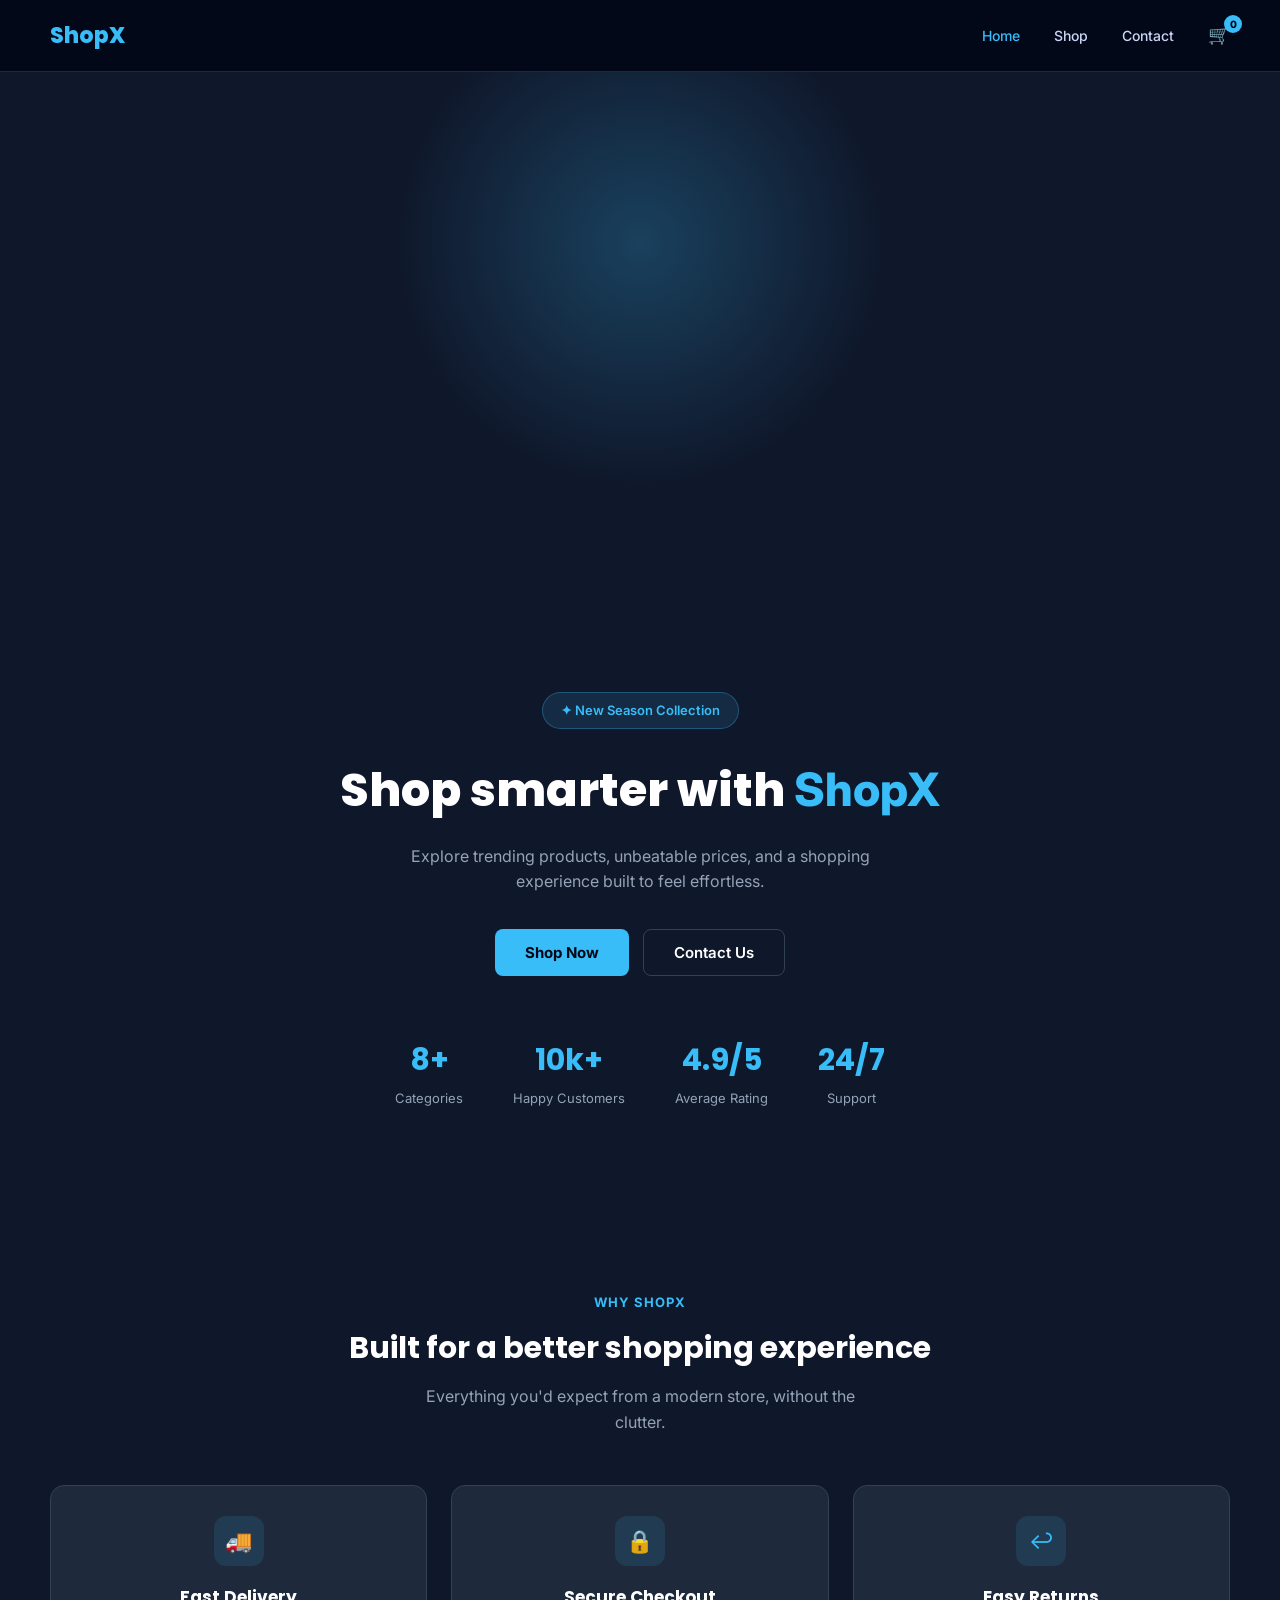
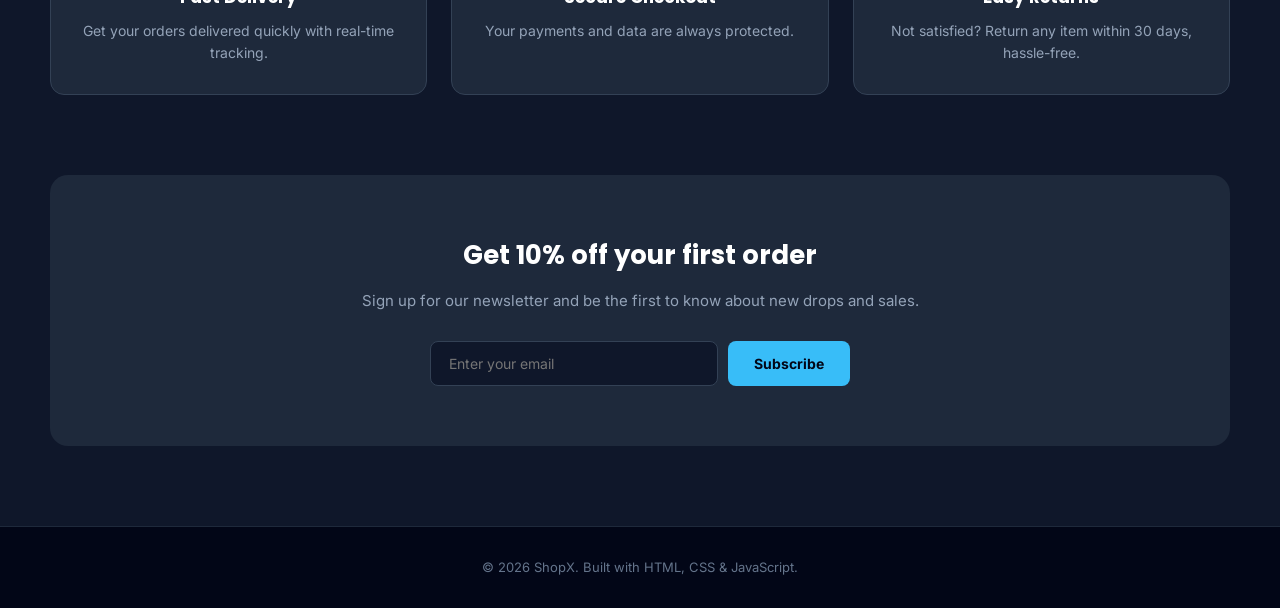
<file: index.html>
<!DOCTYPE html>
<html lang="en">
<head>
<meta charset="UTF-8">
<meta name="viewport" content="width=device-width, initial-scale=1.0">
<title>ShopX — Home</title>

<link rel="preconnect" href="https://fonts.googleapis.com">
<link href="https://fonts.googleapis.com/css2?family=Poppins:wght@600;700;800&family=Inter:wght@400;500;600&display=swap" rel="stylesheet">
<link rel="stylesheet" href="style.css">
</head>
<body>

<nav class="navbar">
  <div class="nav-inner">
    <div class="nav-logo">ShopX</div>
    <ul class="nav-menu">
      <li><a class="nav-link active" href="index.html">Home</a></li>
      <li><a class="nav-link" href="shop.html">Shop</a></li>
      <li><a class="nav-link" href="contact.html">Contact</a></li>
      <li><a class="nav-cart" href="shop.html">🛒<span class="cart-badge" id="cart-count">0</span></a></li>
    </ul>
  </div>
</nav>

<section class="hero-section">
  <div class="hero-glow"></div>
  <span class="hero-badge">✦ New Season Collection</span>
  <h1 class="hero-title">Shop smarter with <span>ShopX</span></h1>
  <p class="hero-text">Explore trending products, unbeatable prices, and a shopping experience built to feel effortless.</p>
  <div class="btn-row">
    <a href="shop.html"><button class="hero-btn">Shop Now</button></a>
    <a href="contact.html"><button class="hero-btn-outline">Contact Us</button></a>
  </div>

  <div class="stats-row">
    <div class="stat"><h3>8+</h3><p>Categories</p></div>
    <div class="stat"><h3>10k+</h3><p>Happy Customers</p></div>
    <div class="stat"><h3>4.9/5</h3><p>Average Rating</p></div>
    <div class="stat"><h3>24/7</h3><p>Support</p></div>
  </div>
</section>

<section class="features-section">
  <div class="section-title">
    <span>Why ShopX</span>
    <h2>Built for a better shopping experience</h2>
    <p>Everything you'd expect from a modern store, without the clutter.</p>
  </div>

  <div class="features-grid">
    <div class="feature-card">
      <div class="feature-icon">🚚</div>
      <h3>Fast Delivery</h3>
      <p>Get your orders delivered quickly with real-time tracking.</p>
    </div>
    <div class="feature-card">
      <div class="feature-icon">🔒</div>
      <h3>Secure Checkout</h3>
      <p>Your payments and data are always protected.</p>
    </div>
    <div class="feature-card">
      <div class="feature-icon">↩️</div>
      <h3>Easy Returns</h3>
      <p>Not satisfied? Return any item within 30 days, hassle-free.</p>
    </div>
  </div>
</section>

<section class="newsletter">
  <h2>Get 10% off your first order</h2>
  <p>Sign up for our newsletter and be the first to know about new drops and sales.</p>
  <form class="newsletter-form" action="#" method="POST">
    <input type="email" placeholder="Enter your email" required>
    <button type="submit">Subscribe</button>
  </form>
</section>

<footer class="footer">
  <p>&copy; 2026 ShopX. Built with HTML, CSS &amp; JavaScript.</p>
</footer>

<script src="script.js"></script>
</body>
</html>
</file>
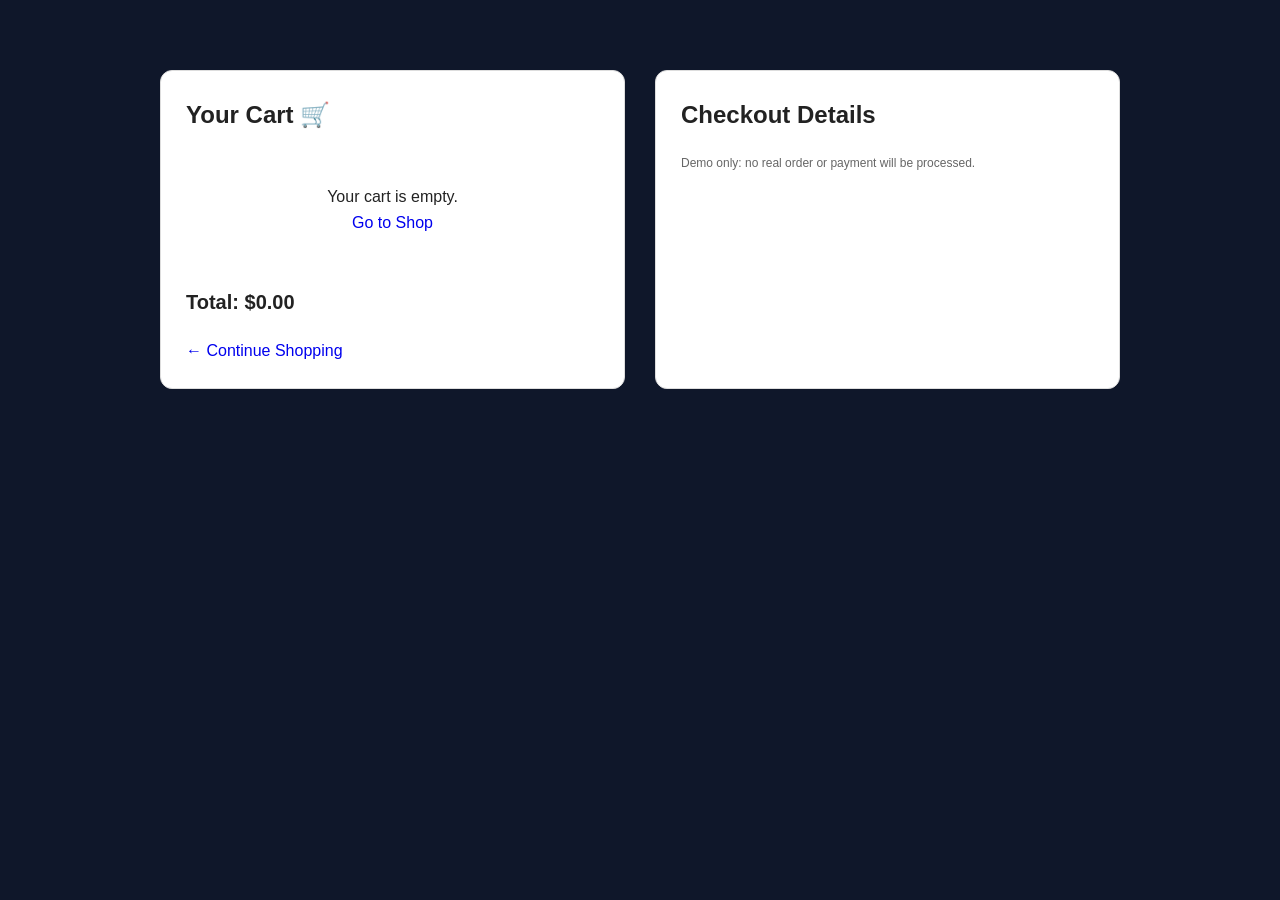
<file: checkout.html>
<!DOCTYPE html>
<html lang="en">
<head>
    <meta charset="UTF-8">
    <meta name="viewport" content="width=device-width, initial-scale=1.0">
    <title>Checkout | ShopX</title>
    <link rel="stylesheet" href="style.css">

    <style>
        .checkout-container {
            max-width: 1000px;
            margin: 50px auto;
            padding: 20px;
            display: grid;
            grid-template-columns: 1fr 1fr;
            gap: 30px;
        }

        .checkout-box {
            padding: 25px;
            border: 1px solid #ddd;
            border-radius: 12px;
            background: #fff;
            color: #222;
        }

        .checkout-box h2 {
            margin-bottom: 20px;
        }

        .checkout-box input,
        .checkout-box textarea {
            display: block;
            width: 100%;
            padding: 12px;
            margin: 12px 0;
            border: 1px solid #ccc;
            border-radius: 6px;
            font: inherit;
        }

        .checkout-product {
            display: flex;
            align-items: center;
            gap: 12px;
            margin-bottom: 16px;
            padding-bottom: 12px;
            border-bottom: 1px solid #eee;
        }

        .checkout-product img {
            width: 65px;
            height: 65px;
            object-fit: cover;
            border-radius: 8px;
        }

        .checkout-product-info {
            flex: 1;
        }

        .quantity-controls {
            display: flex;
            align-items: center;
            gap: 8px;
            margin-top: 8px;
        }

        .quantity-controls button {
            padding: 4px 10px;
            cursor: pointer;
        }

        .checkout-total {
            margin: 20px 0;
            font-size: 20px;
            font-weight: bold;
        }

        .place-order-btn {
            width: 100%;
            padding: 14px;
            border: none;
            border-radius: 7px;
            background: #222;
            color: white;
            font-size: 16px;
            cursor: pointer;
        }

        .place-order-btn:hover {
            background: #444;
        }


        .empty-cart {
            text-align: center;
            padding: 30px 0;
        }

        .success-message {
            padding: 20px;
            border-radius: 10px;
            background: #e8f8ed;
            color: #176534;
            line-height: 1.8;
        }

        @media (max-width: 700px) {
            .checkout-container {
                grid-template-columns: 1fr;
                margin: 20px auto;
                padding: 12px;
            }
        }
    </style>
</head>

<body>

    <div class="checkout-container">

        <section class="checkout-box">
            <h2>Your Cart 🛒</h2>

            <div id="cart-items"></div>

            <div class="checkout-total">
                Total: $<span id="cart-total">0.00</span>
            </div>

            <a href="shop.html">← Continue Shopping</a>
        </section>

        <section class="checkout-box">
            <h2>Checkout Details</h2>

            <form id="checkout-form">
                <label for="customer-name">Full Name</label>
                <input
                    type="text"
                    id="customer-name"
                    required
                    minlength="2"
                    placeholder="Enter your full name">

                <label for="customer-email">Email Address</label>
                <input
                    type="email"
                    id="customer-email"
                    required
                    placeholder="Enter your email">

                <label for="customer-phone">Phone Number</label>
                <input
                    type="tel"
                    id="customer-phone"
                    required
                    pattern="[0-9]{10}"
                    maxlength="10"
                    inputmode="numeric"
                    placeholder="10-digit phone number">

                <label for="customer-address">Delivery Address</label>
                <textarea
                    id="customer-address"
                    required
                    minlength="10"
                    rows="4"
                    placeholder="Enter your delivery address"></textarea>

                <button class="place-order-btn" type="submit">
                    Place Order Now!
                </button>
            </form>

            <p style="font-size: 12px; color: #666; margin-top: 12px;">
                Demo only: no real order or payment will be processed.
            </p>

            <div id="order-result" aria-live="polite"></div>
        </section>

    </div>

    <script src="checkout.js"></script>
</body>
</html>
</file>
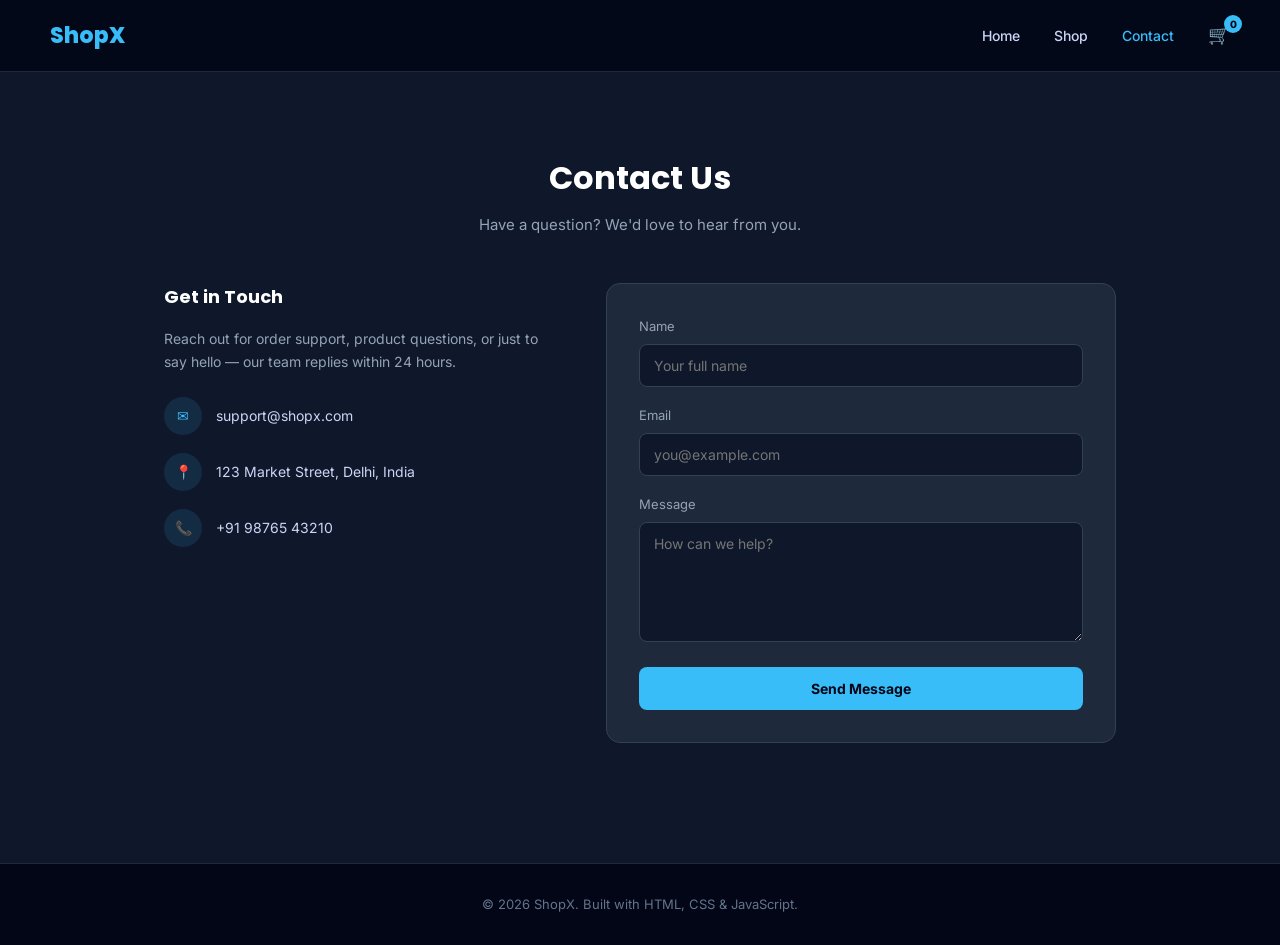
<file: contact.html>
<!DOCTYPE html>
<html lang="en">
<head>
<meta charset="UTF-8">
<meta name="viewport" content="width=device-width, initial-scale=1.0">
<title>ShopX — Contact</title>

<link rel="preconnect" href="https://fonts.googleapis.com">
<link href="https://fonts.googleapis.com/css2?family=Poppins:wght@600;700;800&family=Inter:wght@400;500;600&display=swap" rel="stylesheet">
<link rel="stylesheet" href="style.css">
</head>
<body>

<nav class="navbar">
  <div class="nav-inner">
    <div class="nav-logo">ShopX</div>
    <ul class="nav-menu">
      <li><a class="nav-link" href="index.html">Home</a></li>
      <li><a class="nav-link" href="shop.html">Shop</a></li>
      <li><a class="nav-link active" href="contact.html">Contact</a></li>
      <li><a class="nav-cart" href="shop.html">🛒<span class="cart-badge" id="cart-count">0</span></a></li>
    </ul>
  </div>
</nav>

<section class="contact-section">
  <div class="shop-header">
    <h2 class="shop-title">Contact Us</h2>
    <p class="shop-subtitle">Have a question? We'd love to hear from you.</p>
  </div>

  <div class="contact-grid">
    <div class="contact-info">
      <h3>Get in Touch</h3>
      <p>Reach out for order support, product questions, or just to say hello — our team replies within 24 hours.</p>

      <div class="contact-detail">
        <span class="ic">✉</span>
        <span>support@shopx.com</span>
      </div>
      <div class="contact-detail">
        <span class="ic">📍</span>
        <span>123 Market Street, Delhi, India</span>
      </div>
      <div class="contact-detail">
        <span class="ic">📞</span>
        <span>+91 98765 43210</span>
      </div>
    </div>

    <form class="contact-form" action="#" method="POST">
      <div class="form-field">
        <label for="name">Name</label>
        <input class="contact-input" type="text" id="name" name="name" placeholder="Your full name" required>
      </div>
      <div class="form-field">
        <label for="email">Email</label>
        <input class="contact-input" type="email" id="email" name="email" placeholder="you@example.com" required>
      </div>
      <div class="form-field">
        <label for="message">Message</label>
        <textarea class="contact-textarea" id="message" name="message" placeholder="How can we help?" required></textarea>
      </div>
      <button type="submit" class="contact-btn">Send Message</button>
    </form>
  </div>
</section>

<footer class="footer">
  <p>&copy; 2026 ShopX. Built with HTML, CSS &amp; JavaScript.</p>
</footer>

<script src="script.js"></script>
</body>
</html>
</file>
<file: style.css>
/* RESET */
* {
  margin: 0;
  padding: 0;
  box-sizing: border-box;
  font-family: 'Inter', 'Segoe UI', sans-serif;
}

body {
  background: #0f172a;
  color: #fff;
  line-height: 1.6;
}

a {
  text-decoration: none;
}

h1, h2, h3 {
  font-family: 'Poppins', 'Segoe UI', sans-serif;
}

.container {
  max-width: 1180px;
  margin: 0 auto;
  padding: 0 24px;
}

/* ================= NAVBAR ================= */
.navbar {
  display: flex;
  justify-content: space-between;
  align-items: center;
  padding: 18px 24px;
  background: rgba(2, 6, 23, 0.85);
  backdrop-filter: blur(10px);
  border-bottom: 1px solid #1e293b;
  position: sticky;
  top: 0;
  z-index: 50;
}

.nav-inner {
  max-width: 1180px;
  margin: 0 auto;
  width: 100%;
  display: flex;
  justify-content: space-between;
  align-items: center;
}

.nav-logo {
  font-size: 22px;
  font-weight: 800;
  color: #38bdf8;
  font-family: 'Poppins', sans-serif;
}

.nav-menu {
  display: flex;
  list-style: none;
  gap: 34px;
  align-items: center;
}

.nav-link {
  color: #cbd5f5;
  font-size: 14px;
  font-weight: 500;
  transition: 0.25s;
}

.nav-link:hover,
.nav-link.active {
  color: #38bdf8;
}

.nav-cart {
  position: relative;
  font-size: 18px;
  color: #ffffff;
}

.cart-badge {
  position: absolute;
  top: -9px;
  right: -12px;
  background: #38bdf8;
  color: #020617;
  font-size: 10px;
  font-weight: 800;
  width: 18px;
  height: 18px;
  border-radius: 50%;
  display: flex;
  align-items: center;
  justify-content: center;
}

@media (max-width: 750px) {
  .nav-menu .nav-link {
    display: none;
  }
}

/* ================= HERO ================= */
.hero-section {
  position: relative;
  text-align: center;
  padding: 120px 20px 100px;
  overflow: hidden;
}

.hero-glow {
  position: absolute;
  width: 500px;
  height: 500px;
  background: radial-gradient(circle, rgba(56, 189, 248, 0.25), transparent 70%);
  border-radius: 50%;
  top: -200px;
  left: 50%;
  margin-left: -250px;
  z-index: 0;
}

.hero-section > * {
  position: relative;
  z-index: 1;
}

.hero-badge {
  display: inline-block;
  background: rgba(56, 189, 248, 0.12);
  border: 1px solid rgba(56, 189, 248, 0.3);
  color: #38bdf8;
  padding: 7px 18px;
  border-radius: 999px;
  font-size: 13px;
  font-weight: 600;
  margin-bottom: 24px;
}

.hero-title {
  font-size: 46px;
  font-weight: 800;
  max-width: 700px;
  margin: 0 auto 16px;
}

.hero-title span {
  color: #38bdf8;
}

.hero-text {
  color: #94a3b8;
  max-width: 480px;
  margin: 0 auto 34px;
  font-size: 16px;
}

.btn-row {
  display: flex;
  gap: 14px;
  justify-content: center;
  flex-wrap: wrap;
  margin-bottom: 60px;
}

.hero-btn {
  padding: 14px 30px;
  background: #38bdf8;
  color: #020617;
  border: none;
  cursor: pointer;
  border-radius: 8px;
  font-weight: 700;
  font-size: 15px;
}

.hero-btn:hover {
  background: #0ea5e9;
}

.hero-btn-outline {
  padding: 13px 30px;
  background: transparent;
  color: #ffffff;
  border: 1px solid #334155;
  cursor: pointer;
  border-radius: 8px;
  font-weight: 600;
  font-size: 15px;
}

.hero-btn-outline:hover {
  border-color: #38bdf8;
  color: #38bdf8;
}

/* Stats row under hero */
.stats-row {
  display: flex;
  justify-content: center;
  gap: 50px;
  flex-wrap: wrap;
}

.stat h3 {
  font-size: 30px;
  color: #38bdf8;
}

.stat p {
  color: #94a3b8;
  font-size: 13px;
  margin-top: 4px;
}

/* ================= FEATURES (Home page) ================= */
.features-section {
  padding: 80px 24px;
}

.section-title {
  text-align: center;
  margin-bottom: 50px;
}

.section-title span {
  color: #38bdf8;
  font-size: 13px;
  font-weight: 700;
  text-transform: uppercase;
  letter-spacing: 0.08em;
}

.section-title h2 {
  font-size: 30px;
  margin-top: 10px;
}

.section-title p {
  color: #94a3b8;
  margin-top: 12px;
  max-width: 460px;
  margin-left: auto;
  margin-right: auto;
}

.features-grid {
  max-width: 1180px;
  margin: 0 auto;
  display: grid;
  grid-template-columns: repeat(3, 1fr);
  gap: 24px;
}

.feature-card {
  background: #1e293b;
  border: 1px solid #334155;
  border-radius: 14px;
  padding: 30px;
  text-align: center;
}

.feature-card:hover {
  border-color: #38bdf8;
}

.feature-icon {
  width: 50px;
  height: 50px;
  background: rgba(56, 189, 248, 0.12);
  color: #38bdf8;
  border-radius: 12px;
  display: flex;
  align-items: center;
  justify-content: center;
  font-size: 22px;
  margin: 0 auto 18px;
}

.feature-card h3 {
  font-size: 17px;
  margin-bottom: 8px;
}

.feature-card p {
  color: #94a3b8;
  font-size: 14px;
}

@media (max-width: 800px) {
  .features-grid {
    grid-template-columns: 1fr;
  }
}

/* Newsletter (Home page) */
.newsletter {
  background: #1e293b;
  margin: 0 24px 80px;
  max-width: 1180px;
  margin-left: auto;
  margin-right: auto;
  border-radius: 18px;
  text-align: center;
  padding: 60px 30px;
}

.newsletter h2 {
  font-size: 26px;
  margin-bottom: 12px;
}

.newsletter p {
  color: #94a3b8;
  margin-bottom: 28px;
  font-size: 15px;
}

.newsletter-form {
  display: flex;
  justify-content: center;
  gap: 10px;
  max-width: 420px;
  margin: 0 auto;
  flex-wrap: wrap;
}

.newsletter-form input {
  flex: 1;
  min-width: 200px;
  padding: 13px 18px;
  border-radius: 8px;
  border: 1px solid #334155;
  background: #0f172a;
  color: #ffffff;
  font-size: 14px;
}

.newsletter-form button {
  background: #38bdf8;
  color: #020617;
  border: none;
  padding: 13px 26px;
  border-radius: 8px;
  font-weight: 700;
  font-size: 14px;
  cursor: pointer;
}

.newsletter-form button:hover {
  background: #0ea5e9;
}

/* ================= SHOP PAGE ================= */
.shop-section {
  padding: 60px 24px 90px;
  max-width: 1180px;
  margin: 0 auto;
}

.shop-header {
  text-align: center;
  margin-bottom: 40px;
}

.shop-title {
  font-size: 32px;
  margin-bottom: 10px;
}

.shop-subtitle {
  color: #94a3b8;
  font-size: 15px;
}

/* Category filter tabs */
.category-bar {
  display: flex;
  justify-content: center;
  gap: 12px;
  flex-wrap: wrap;
  margin-bottom: 40px;
}

.category-btn {
  border: 1px solid #334155;
  background: transparent;
  color: #cbd5f5;
  padding: 9px 20px;
  border-radius: 999px;
  font-size: 13px;
  font-weight: 500;
  cursor: pointer;
}

.category-btn.active,
.category-btn:hover {
  background: #38bdf8;
  border-color: #38bdf8;
  color: #020617;
}

/* GRID */
.product-grid {
  display: grid;
  grid-template-columns: repeat(4, 1fr);
  gap: 24px;
}

/* CARD */
.product-card {
  background: #1e293b;
  border: 1px solid #334155;
  border-radius: 14px;
  overflow: hidden;
  transition: transform 0.25s ease, box-shadow 0.25s ease;
}

.product-card:hover {
  transform: translateY(-8px);
  box-shadow: 0 20px 40px rgba(0, 0, 0, 0.4);
  border-color: #38bdf8;
}

/* ICON-BASED PRODUCT IMAGE
   Instead of hotlinked photos (which can mismatch or break),
   each product gets its own icon on a soft gradient background —
   always correct, always loads instantly. */
.product-img {
  height: 170px;
  display: flex;
  align-items: center;
  justify-content: center;
  font-size: 56px;
  position: relative;
}

.bg-1 { background: linear-gradient(135deg, #1e3a5f, #38bdf8); }
.bg-2 { background: linear-gradient(135deg, #312e81, #818cf8); }
.bg-3 { background: linear-gradient(135deg, #164e63, #22d3ee); }
.bg-4 { background: linear-gradient(135deg, #365314, #84cc16); }
.bg-5 { background: linear-gradient(135deg, #831843, #ec4899); }
.bg-6 { background: linear-gradient(135deg, #78350f, #f59e0b); }
.bg-7 { background: linear-gradient(135deg, #1e293b, #64748b); }
.bg-8 { background: linear-gradient(135deg, #4c1d95, #a78bfa); }

.product-badge {
  position: absolute;
  top: 12px;
  left: 12px;
  font-size: 11px;
  font-weight: 700;
  padding: 4px 10px;
  border-radius: 20px;
  background: #38bdf8;
  color: #020617;
}

.product-badge.sale {
  background: #f87171;
  color: #1a0505;
}

/* CONTENT */
.product-info {
  padding: 18px;
}

.product-category {
  font-size: 11px;
  color: #64748b;
  text-transform: uppercase;
  letter-spacing: 0.06em;
  margin-bottom: 6px;
}

.product-name {
  font-size: 16px;
  margin-bottom: 6px;
}

.product-stars {
  color: #fbbf24;
  font-size: 12px;
  margin-bottom: 10px;
}

.product-stars span {
  color: #64748b;
  margin-left: 4px;
}

.price-row {
  display: flex;
  align-items: center;
  gap: 8px;
  margin-bottom: 14px;
}

.product-price {
  color: #38bdf8;
  font-weight: 700;
  font-size: 17px;
}

.product-price-old {
  color: #64748b;
  font-size: 13px;
  text-decoration: line-through;
}

/* BUTTON */
.product-btn {
  width: 100%;
  padding: 10px;
  background: rgba(56, 189, 248, 0.12);
  color: #38bdf8;
  border: 1px solid rgba(56, 189, 248, 0.4);
  cursor: pointer;
  border-radius: 8px;
  font-weight: 600;
  font-size: 13px;
  transition: 0.2s;
}

.product-btn:hover {
  background: #38bdf8;
  color: #020617;
}

.product-btn.added {
  background: #22c55e;
  border-color: #22c55e;
  color: #020617;
}

@media (max-width: 992px) {
  .product-grid {
    grid-template-columns: repeat(2, 1fr);
  }
}

@media (max-width: 600px) {
  .product-grid {
    grid-template-columns: 1fr;
  }
}

/* ================= CONTACT PAGE ================= */
.contact-section {
  padding: 80px 24px;
  max-width: 1000px;
  margin: 0 auto;
}

.contact-grid {
  display: grid;
  grid-template-columns: 1fr 1.3fr;
  gap: 50px;
  margin-top: 46px;
}

.contact-info h3 {
  font-size: 18px;
  margin-bottom: 16px;
}

.contact-info p {
  color: #94a3b8;
  font-size: 14px;
  margin-bottom: 24px;
}

.contact-detail {
  display: flex;
  align-items: center;
  gap: 14px;
  margin-bottom: 18px;
  font-size: 14px;
  color: #cbd5f5;
}

.contact-detail .ic {
  width: 38px;
  height: 38px;
  border-radius: 50%;
  background: rgba(56, 189, 248, 0.12);
  color: #38bdf8;
  display: flex;
  align-items: center;
  justify-content: center;
  flex-shrink: 0;
}

.contact-form {
  background: #1e293b;
  border: 1px solid #334155;
  border-radius: 14px;
  padding: 32px;
}

.form-field {
  margin-bottom: 18px;
}

.form-field label {
  display: block;
  font-size: 13px;
  color: #94a3b8;
  margin-bottom: 7px;
}

.contact-input,
.contact-textarea {
  width: 100%;
  padding: 12px 14px;
  border-radius: 8px;
  border: 1px solid #334155;
  background: #0f172a;
  color: #ffffff;
  font-size: 14px;
  outline: none;
}

.contact-input:focus,
.contact-textarea:focus {
  border-color: #38bdf8;
}

.contact-textarea {
  min-height: 120px;
  resize: vertical;
}

.contact-btn {
  width: 100%;
  padding: 13px;
  background: #38bdf8;
  color: #020617;
  border: none;
  border-radius: 8px;
  font-weight: 700;
  font-size: 14px;
  cursor: pointer;
}

.contact-btn:hover {
  background: #0ea5e9;
}

@media (max-width: 750px) {
  .contact-grid {
    grid-template-columns: 1fr;
  }
}

/* ================= FOOTER ================= */
.footer {
  text-align: center;
  padding: 30px;
  background: #020617;
  border-top: 1px solid #1e293b;
  color: #64748b;
  font-size: 13px;
  margin-top: 40px;
}

/* ---------- Real product photos ---------- */
.product-img {
  height: 190px;
  position: relative;
  overflow: hidden;
  background: #0f172a;
}

.product-img img {
  width: 100%;
  height: 100%;
  object-fit: cover;
  display: block;
  transition: transform 0.35s ease;
}

.product-card:hover .product-img img {
  transform: scale(1.06);
}

/* ---------- Category filtering ---------- */
.hidden {
  display: none;
}

.no-results {
  text-align: center;
  color: #94a3b8;
  font-size: 15px;
  padding: 40px 0;
}
</file>
